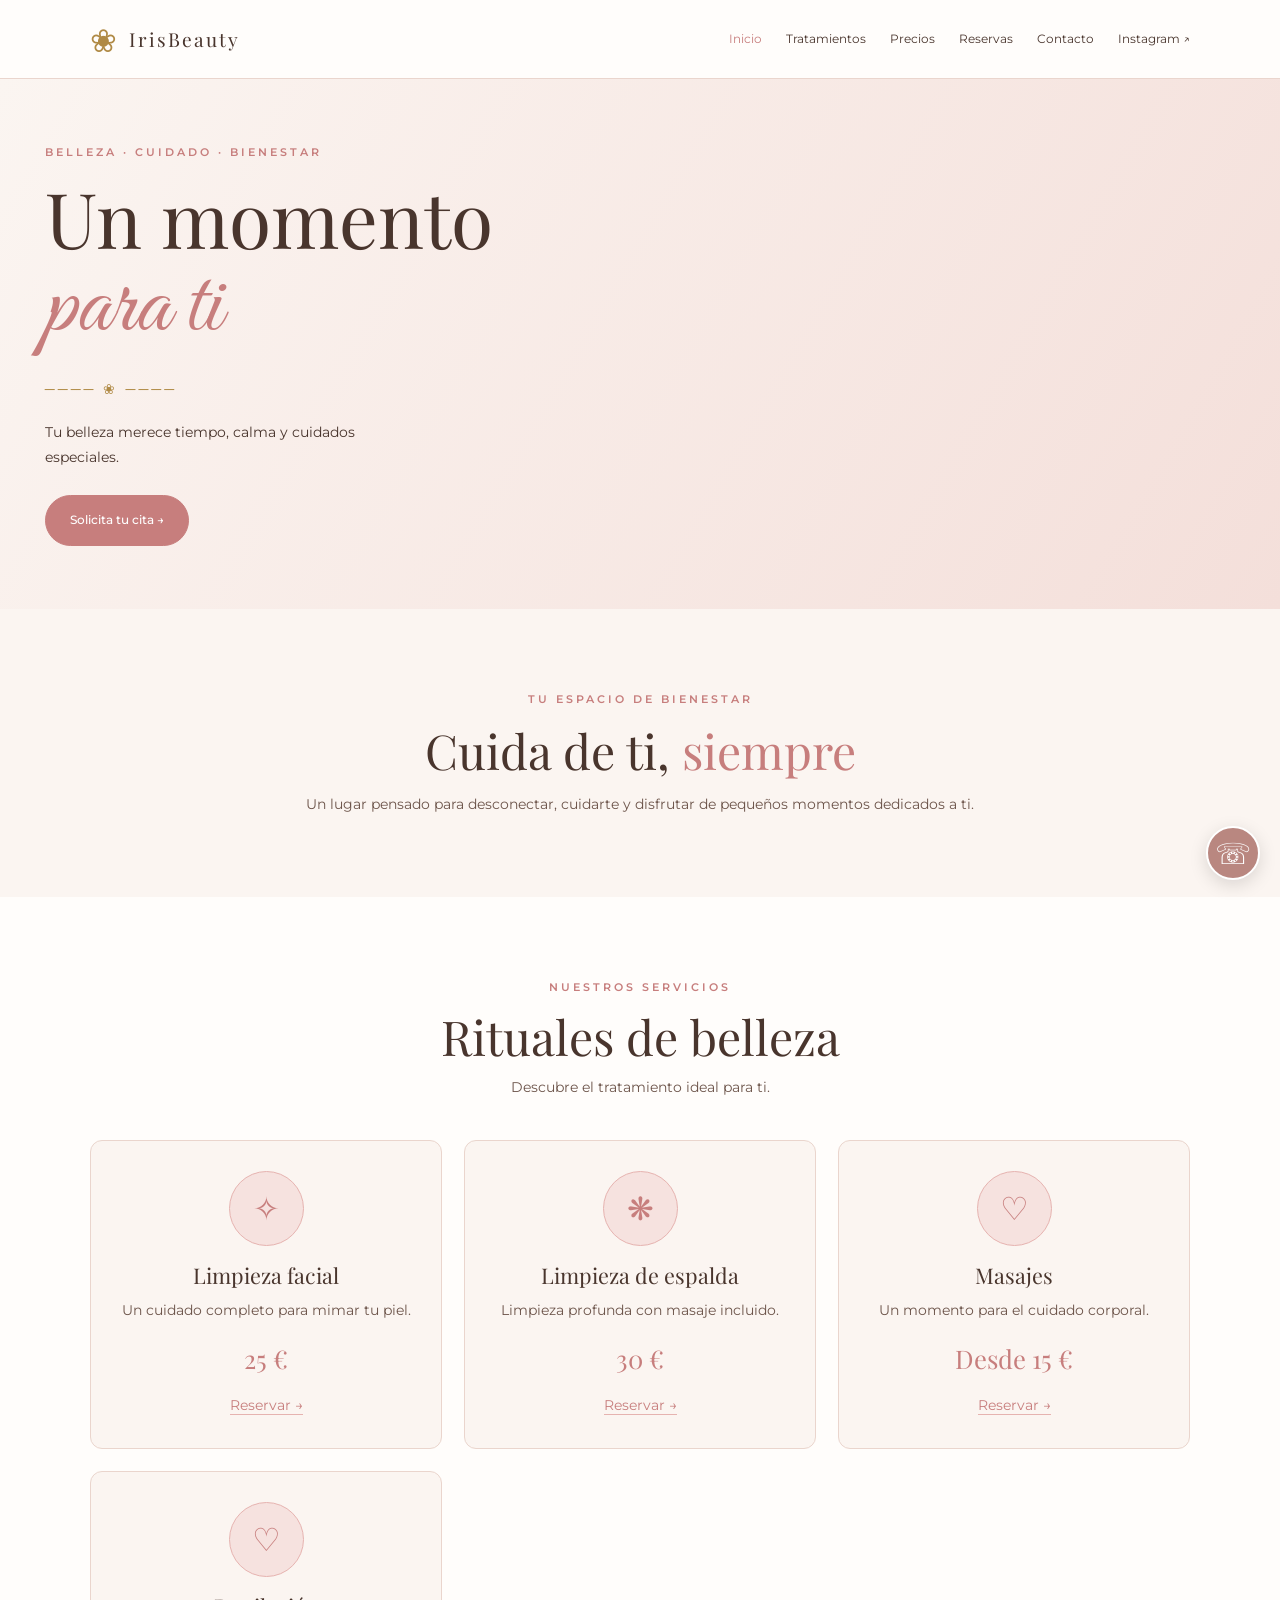
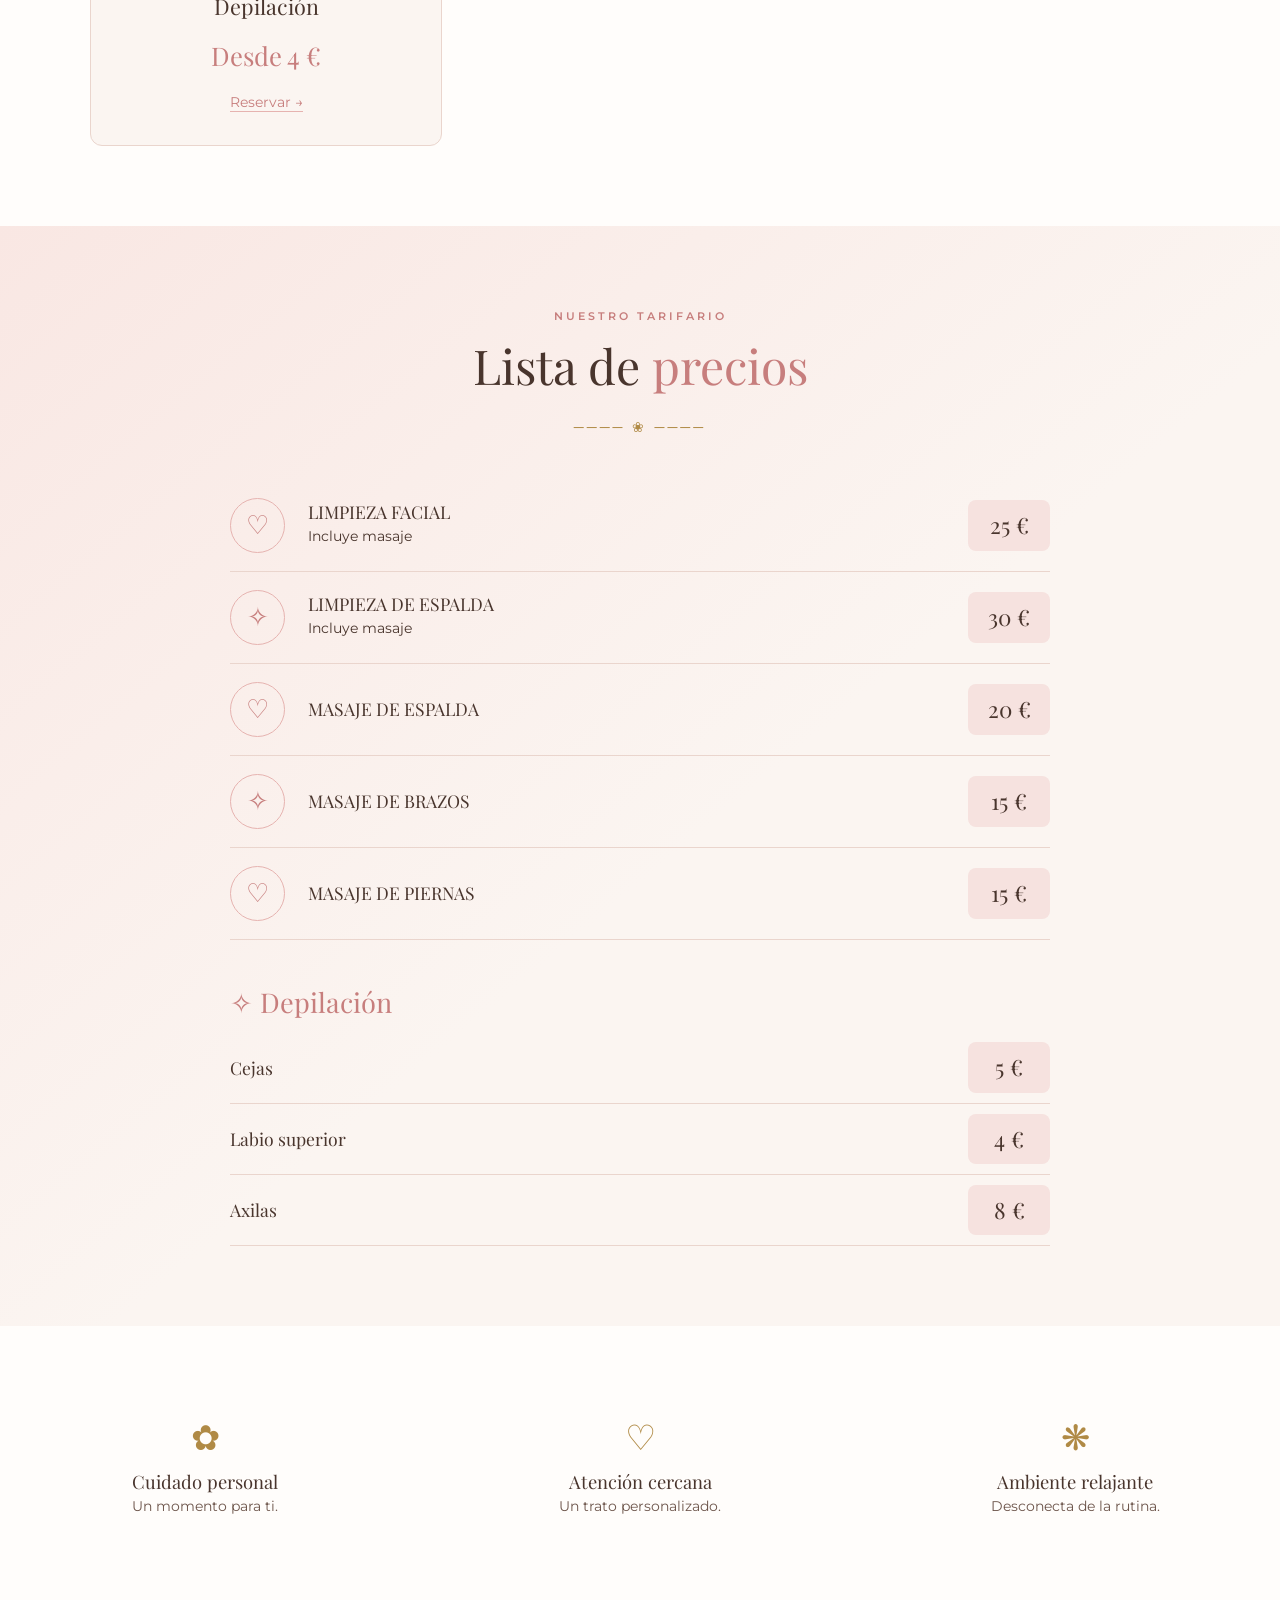
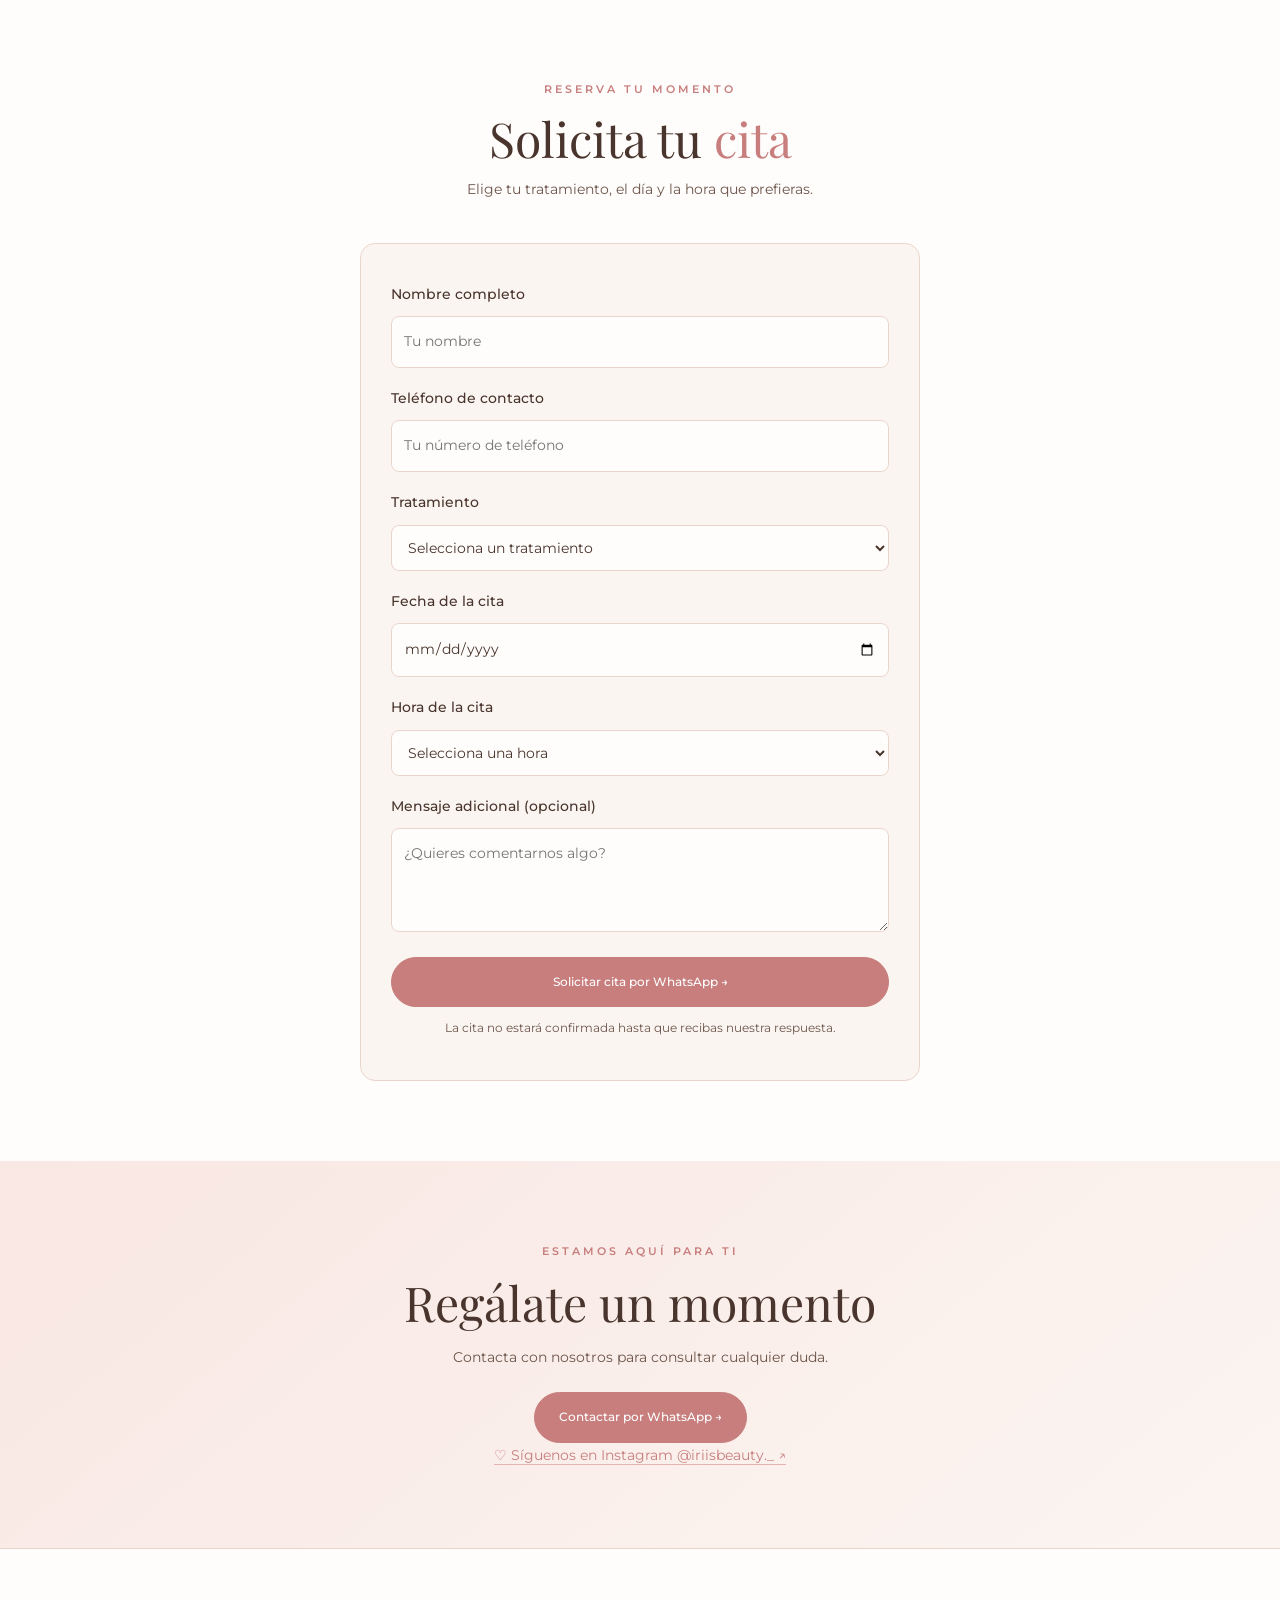
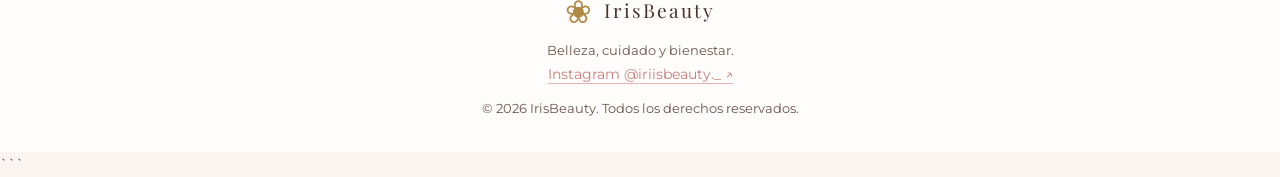
<file: index.html>
<!DOCTYPE html>
<html lang="es">
<head>
  <meta charset="UTF-8">
  <meta name="viewport" content="width=device-width, initial-scale=1">
  <meta name="theme-color" content="#fbf5f1">
  <meta name="description" content="Tratamientos faciales, masajes y depilación. Reserva tu cita de estética.">
  <title>IrisBeauty | Belleza y bienestar</title>

  <link rel="preconnect" href="https://fonts.googleapis.com">
  <link rel="preconnect" href="https://fonts.gstatic.com" crossorigin>
  <link href="https://fonts.googleapis.com/css2?family=Great+Vibes&family=Playfair+Display:wght@400;500;600&family=Montserrat:wght@300;400;500;600&display=swap" rel="stylesheet">
  <link rel="stylesheet" href="styles.css">
  <script src="script.js" defer></script>
</head>
<body>

<header class="header">
  <nav class="navbar container">
    <a href="#inicio" class="logo"><span>❀</span> IrisBeauty</a>

    <button class="menu-toggle"
      aria-label="Abrir menú"
      aria-expanded="false"
      aria-controls="nav-links">
      <span></span><span></span><span></span>
    </button>

    <ul class="nav-links" id="nav-links">
      <li><a href="#inicio">Inicio</a></li>
      <li><a href="#tratamientos">Tratamientos</a></li>
      <li><a href="#precios">Precios</a></li>
      <li><a href="#reservas">Reservas</a></li>
      <li><a href="#contacto">Contacto</a></li>
      <li>
        <a href="https://www.instagram.com/iriisbeauty/"
           target="_blank"
           rel="noopener noreferrer"
           aria-label="Visita nuestro Instagram">
          Instagram ↗
        </a>
      </li>
    </ul>
  </nav>
</header>

<main>
  <section class="hero" id="inicio">
    <div class="hero-content">
      <p class="eyebrow">BELLEZA · CUIDADO · BIENESTAR</p>
      <h1>Un momento<br><span>para ti</span></h1>
      <div class="ornament">──── ❀ ────</div>
      <p>Tu belleza merece tiempo, calma y cuidados especiales.</p>
      <a class="button" href="#reservas">Solicita tu cita →</a>
    </div>
    <div class="hero-image" role="img" aria-label="Tratamiento facial"></div>
  </section>

  <section class="intro section-padding">
    <p class="eyebrow">TU ESPACIO DE BIENESTAR</p>
    <h2>Cuida de ti, <span>siempre</span></h2>
    <p>Un lugar pensado para desconectar, cuidarte y disfrutar de pequeños momentos dedicados a ti.</p>
  </section>

  <section class="treatments section-padding" id="tratamientos">
    <div class="section-heading">
      <p class="eyebrow">NUESTROS SERVICIOS</p>
      <h2>Rituales de belleza</h2>
      <p>Descubre el tratamiento ideal para ti.</p>
    </div>

    <div class="treatment-grid container">
      <article class="treatment-card">
        <div class="treatment-icon">✧</div>
        <h3>Limpieza facial</h3>
        <p>Un cuidado completo para mimar tu piel.</p>
        <p class="card-price">25 €</p>
        <a class="text-link" href="#reservas">Reservar →</a>
      </article>
      <article class="treatment-card">
        <div class="treatment-icon">❋</div>
        <h3>Limpieza de espalda</h3>
        <p>Limpieza profunda con masaje incluido.</p>
        <p class="card-price">30 €</p>
        <a class="text-link" href="#reservas">Reservar →</a>
      </article>
      <article class="treatment-card">
        <div class="treatment-icon">♡</div>
        <h3>Masajes</h3>
        <p>Un momento para el cuidado corporal.</p>
        <p class="card-price">Desde 15 €</p>
        <a class="text-link" href="#reservas">Reservar →</a>
      </article>
        <article class="treatment-card">
        <div class="treatment-icon">♡</div>
        <h3>Depilación</h3>
        <p class="card-price">Desde 4 €</p>
        <a class="text-link" href="#reservas">Reservar →</a>
      </article>
    </div>
  </section>
  </section>

  <section class="prices section-padding" id="precios">
    <div class="section-heading">
      <p class="eyebrow">NUESTRO TARIFARIO</p>
      <h2>Lista de <span>precios</span></h2>
      <div class="ornament">──── ❀ ────</div>
    </div>

    <div class="price-list container">
      <div class="price-row">
        <div class="price-icon">♡</div>
        <div>
          <h3>Limpieza facial</h3>
          <p>Incluye masaje</p>
        </div>
        <span class="price-tag">25 €</span>
      </div>

      <div class="price-row">
        <div class="price-icon">✧</div>
        <div>
          <h3>Limpieza de espalda</h3>
          <p>Incluye masaje</p>
        </div>
        <span class="price-tag">30 €</span>
      </div>

      <div class="price-row">
        <div class="price-icon">♡</div>
        <div><h3>Masaje de espalda</h3></div>
        <span class="price-tag">20 €</span>
      </div>

      <div class="price-row">
        <div class="price-icon">✧</div>
        <div><h3>Masaje de brazos</h3></div>
        <span class="price-tag">15 €</span>
      </div>

      <div class="price-row">
        <div class="price-icon">♡</div>
        <div><h3>Masaje de piernas</h3></div>
        <span class="price-tag">15 €</span>
      </div>
    </div>

    <div class="depilation container">
      <h3 class="depilation-heading">✧ Depilación</h3>
      <div class="depilation-row">
        <span>Cejas</span><span class="price-tag">5 €</span>
      </div>
      <div class="depilation-row">
        <span>Labio superior</span><span class="price-tag">4 €</span>
      </div>
      <div class="depilation-row">
        <span>Axilas</span><span class="price-tag">8 €</span>
      </div>
    </div>
  </section>

  <section class="benefits section-padding">
    <article class="benefit">
      <span>✿</span>
      <h3>Cuidado personal</h3>
      <p>Un momento para ti.</p>
    </article>

    <article class="benefit">
      <span>♡</span>
      <h3>Atención cercana</h3>
      <p>Un trato personalizado.</p>
    </article>

    <article class="benefit">
      <span>❋</span>
      <h3>Ambiente relajante</h3>
      <p>Desconecta de la rutina.</p>
    </article>
  </section>

  <section class="booking section-padding" id="reservas">
    <div class="section-heading">
      <p class="eyebrow">RESERVA TU MOMENTO</p>
      <h2>Solicita tu <span>cita</span></h2>
      <p>Elige tu tratamiento, el día y la hora que prefieras.</p>
    </div>

    <form id="booking-form" class="booking-form">
      <label for="client-name">Nombre completo</label>
      <input
        id="client-name"
        name="nombre"
        type="text"
        autocomplete="name"
        placeholder="Tu nombre"
        required
      >

      <label for="client-phone">Teléfono de contacto</label>
      <input
        id="client-phone"
        name="telefono"
        type="tel"
        autocomplete="tel"
        placeholder="Tu número de teléfono"
        required
      >

      <label for="treatment">Tratamiento</label>
      <select id="treatment" name="tratamiento" required>
        <option value="">Selecciona un tratamiento</option>
        <option value="Limpieza facial — 25 €">Limpieza facial — 25 €</option>
        <option value="Limpieza de espalda — 30 €">Limpieza de espalda — 30 €</option>
        <option value="Masaje de espalda — 20 €">Masaje de espalda — 20 €</option>
        <option value="Masaje de brazos — 15 €">Masaje de brazos — 15 €</option>
        <option value="Masaje de piernas — 15 €">Masaje de piernas — 15 €</option>
        <option value="Depilación de cejas — 5 €">Depilación de cejas — 5 €</option>
        <option value="Depilación de labio superior — 4 €">Depilación de labio superior — 4 €</option>
        <option value="Depilación de axilas — 8 €">Depilación de axilas — 8 €</option>
      </select>

      <label for="appointment-date">Fecha de la cita</label>
      <input
        id="appointment-date"
        name="fecha"
        type="date"
        required
      >

      <label for="appointment-time">Hora de la cita</label>
      <select id="appointment-time" name="hora" required>
        <option value="">Selecciona una hora</option>
        <option value="09:00">09:00</option>
        <option value="10:00">10:00</option>
        <option value="11:00">11:00</option>
        <option value="12:00">12:00</option>
        <option value="13:00">13:00</option>
        <option value="15:00">15:00</option>
        <option value="16:00">16:00</option>
        <option value="17:00">17:00</option>
        <option value="18:00">18:00</option>
        <option value="19:00">19:00</option>
      </select>

      <label for="booking-notes">Mensaje adicional (opcional)</label>
      <textarea
        id="booking-notes"
        name="notas"
        rows="3"
        placeholder="¿Quieres comentarnos algo?"
      ></textarea>

      <button class="button submit-button" type="submit">
        Solicitar cita por WhatsApp →
      </button>

      <p class="booking-notice">
        La cita no estará confirmada hasta que recibas nuestra respuesta.
      </p>

      <p id="booking-error" class="booking-error" role="alert"></p>
    </form>
  </section>

  <section class="contact section-padding" id="contacto">
    <p class="eyebrow">ESTAMOS AQUÍ PARA TI</p>
    <h2>Regálate un momento</h2>
    <p>Contacta con nosotros para consultar cualquier duda.</p>

    <a
      class="button"
      href="https://wa.me/34682769033"
      target="_blank"
      rel="noopener noreferrer"
    >
      Contactar por WhatsApp →
    </a>
    </br>
    <a
      class="text-link"
      href="https://www.instagram.com/iriisbeauty._/"
      target="_blank"
      rel="noopener noreferrer"
      aria-label="Síguenos en Instagram"
    >
      ♡ Síguenos en Instagram @iriisbeauty._ ↗
    </a>
  </section>
</main>

<footer class="footer">
  <a href="#inicio" class="logo"><span>❀</span> IrisBeauty</a>
  <p>Belleza, cuidado y bienestar.</p>

  <a
    class="text-link"
    href="https://www.instagram.com/iriisbeauty._/"
    target="_blank"
    rel="noopener noreferrer"
  >
    Instagram @iriisbeauty._ ↗
  </a>

  <p class="copyright">
    © <span id="year"></span> IrisBeauty. Todos los derechos reservados.
  </p>
</footer>

<a
  class="whatsapp-float"
  href="https://wa.me/34682769033"
  target="_blank"
  rel="noopener noreferrer"
  aria-label="Contactar por WhatsApp"
>☏</a>

</body>
</html>
```
</file>
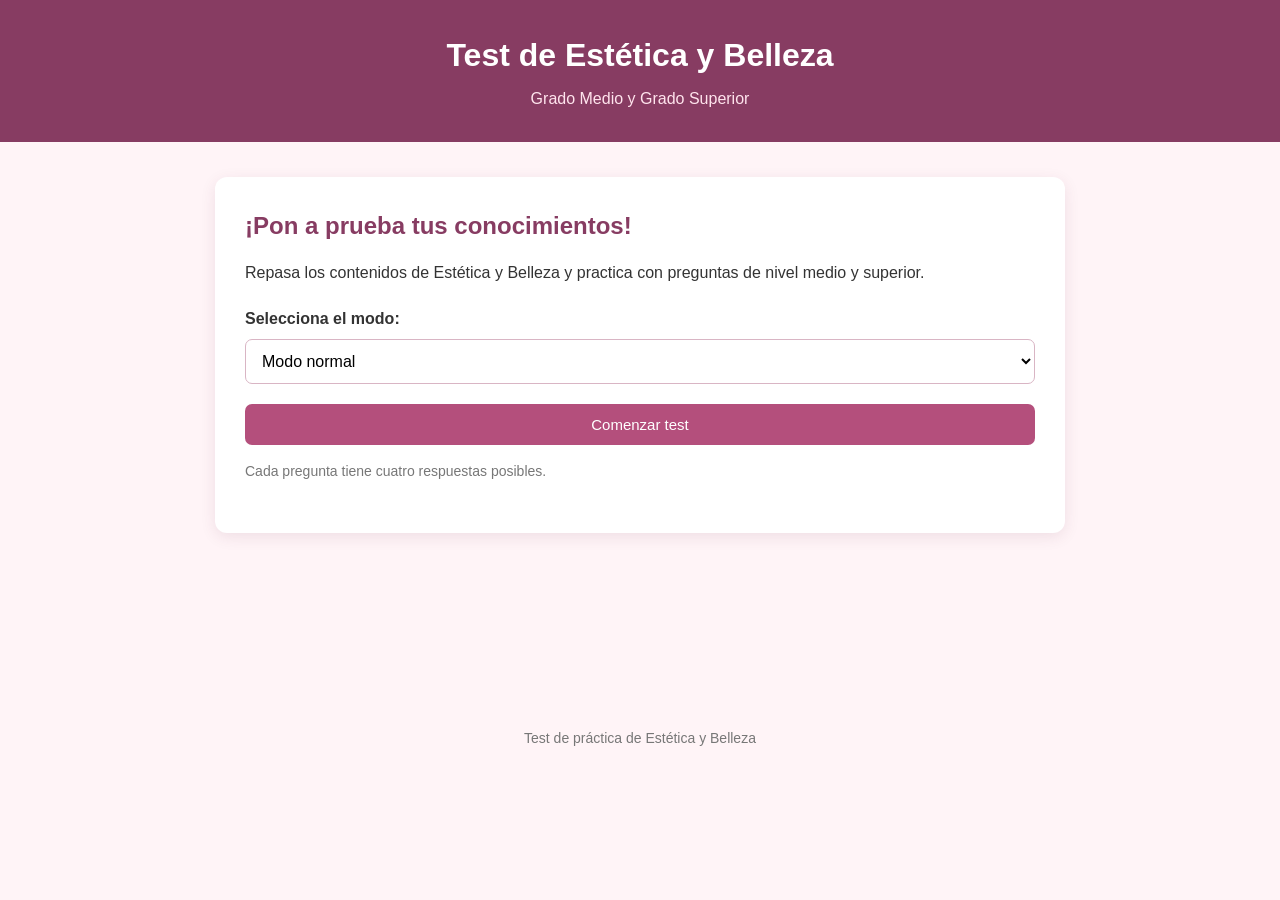
<file: test_estetica/index.html>
<!DOCTYPE html>
<html lang="es">
<head>
    <meta charset="UTF-8">
    <meta name="viewport" content="width=device-width, initial-scale=1.0">
    <title>Test de Estética y Belleza</title>
    <link rel="stylesheet" href="style.css">
    <script src="unidad_1.js" defer></script>
</head>
<body>
    <header>
        <h1>Test de Estética y Belleza</h1>
        <p>Grado Medio y Grado Superior</p>
    </header>

    <main class="contenedor">
        <section id="inicio" class="panel">
            <h2>¡Pon a prueba tus conocimientos!</h2>
            <p>
                Repasa los contenidos de Estética y Belleza y practica
                con preguntas de nivel medio y superior.
            </p>

            <label for="modo">Selecciona el modo:</label>
            <select id="modo">
                <option value="normal">Modo normal</option>
                <option value="aleatorio">Modo aleatorio</option>
            </select>

            <button id="empezar">Comenzar test</button>
            <p class="informacion">
                Cada pregunta tiene cuatro respuestas posibles.
            </p>
        </section>

        <section id="zona-test" class="panel oculto">
            <div class="estadisticas">
                <span id="contador"></span>
                <span id="aciertos">Aciertos: 0</span>
            </div>

            <div class="barra-fondo">
                <div id="progreso"></div>
            </div>

            <p id="categoria" class="categoria"></p>
            <h2 id="pregunta"></h2>

            <div id="respuestas" class="respuestas"></div>

            <p id="explicacion" class="explicacion oculto"></p>

            <div class="botones">
                <button id="anterior" class="secundario">Anterior</button>
                <button id="siguiente">Siguiente</button>
            </div>

            <button id="reiniciar" class="reiniciar">Reiniciar test</button>
        </section>

        <section id="resultado" class="panel oculto">
            <h2>¡Test finalizado!</h2>
            <p id="nota" class="nota"></p>
            <p id="resumen"></p>
            <div id="revision"></div>
            <button id="volver">Volver a empezar</button>
        </section>
    </main>

    <footer>
        <p>Test de práctica de Estética y Belleza</p>
    </footer>
</body>
</html>
</file>
<file: styles.css>
:root {
  --cream: #fbf5f1;
  --white: #fffdfb;
  --pink: #e6b3b0;
  --pink-light: #f6e2df;
  --pink-dark: #c77e7d;
  --gold: #b08a45;
  --brown: #49352d;
  --text: #6d554b;
  --border: #ead5cd;
}

* {
  box-sizing: border-box;
  margin: 0;
  padding: 0;
}

html {
  scroll-behavior: smooth;
  scroll-padding-top: 85px;
}

body {
  background: var(--cream);
  color: var(--brown);
  font-family: "Montserrat", Arial, sans-serif;
  font-size: 14px;
  line-height: 1.8;
}

a {
  color: inherit;
  text-decoration: none;
}

button, input, select, textarea {
  font: inherit;
}

.container {
  width: min(1100px, 90%);
  margin-inline: auto;
}

.section-padding {
  padding: 80px 0;
}

h1, h2, h3 {
  font-family: "Playfair Display", Georgia, serif;
  font-weight: 400;
  line-height: 1.3;
}

h2 {
  font-size: clamp(2rem, 4vw, 3rem);
}

h2 span {
  color: var(--pink-dark);
}

.eyebrow {
  color: var(--pink-dark);
  font-size: .7rem;
  font-weight: 600;
  letter-spacing: 3px;
}

.header {
  position: sticky;
  top: 0;
  z-index: 100;
  background: rgba(255,253,251,.97);
  border-bottom: 1px solid var(--border);
  backdrop-filter: blur(10px);
}

.navbar {
  min-height: 78px;
  display: flex;
  align-items: center;
  justify-content: space-between;
  gap: 20px;
}

.logo {
  display: inline-flex;
  align-items: center;
  gap: 10px;
  font-family: "Playfair Display", Georgia, serif;
  font-size: 1.2rem;
  letter-spacing: 2px;
  white-space: nowrap;
}

.logo span {
  color: var(--gold);
  font-size: 2rem;
}

.nav-links {
  display: flex;
  gap: 24px;
  list-style: none;
}

.nav-links a {
  font-size: .78rem;
  transition: color .2s;
}

.nav-links a:hover,
.nav-links a.active {
  color: var(--pink-dark);
}

.menu-toggle {
  display: none;
  width: 42px;
  height: 42px;
  border: 1px solid var(--border);
  border-radius: 50%;
  background: var(--white);
  cursor: pointer;
  align-items: center;
  justify-content: center;
  flex-direction: column;
  gap: 5px;
}

.menu-toggle span {
  width: 18px;
  height: 2px;
  background: var(--brown);
}

.hero {
  display: grid;
  grid-template-columns: 1fr 1fr;
  min-height: 530px;
  background: linear-gradient(120deg, #fbf5f1, #f4dfda);
}

.hero-content {
  align-self: center;
  padding: 60px 7%;
}

.hero h1 {
  margin: 15px 0;
  font-size: clamp(3.2rem, 6vw, 5rem);
  line-height: 1.05;
}

.hero h1 span {
  color: var(--pink-dark);
  font-family: "Great Vibes", cursive;
  font-size: 1.25em;
}

.hero-content > p:not(.eyebrow) {
  max-width: 360px;
  margin-bottom: 25px;
}

.ornament {
  margin: 18px 0;
  color: var(--gold);
  letter-spacing: 3px;
}

.hero-image {
  min-height: 530px;
  background: url("https://images.unsplash.com/photo-1570172619644-dfd03ed5d881?auto=format&fit=crop&w=1200&q=85") center / cover no-repeat;
}

.button {
  display: inline-flex;
  justify-content: center;
  align-items: center;
  gap: 10px;
  padding: 13px 24px;
  border: 1px solid var(--pink-dark);
  border-radius: 40px;
  background: var(--pink-dark);
  color: white;
  font-size: .78rem;
  font-weight: 500;
  cursor: pointer;
  transition: .25s;
}

.button:hover {
  background: var(--brown);
  border-color: var(--brown);
  transform: translateY(-2px);
}

.intro {
  max-width: 760px;
  margin: auto;
  padding-inline: 25px;
  text-align: center;
}

.intro h2 {
  margin: 10px 0;
}

.intro > p:last-child,
.section-heading > p:last-child {
  color: var(--text);
}

.treatments {
  background: var(--white);
}

.section-heading {
  margin-bottom: 40px;
  padding-inline: 20px;
  text-align: center;
}

.section-heading h2 {
  margin: 8px 0;
}

.treatment-grid {
  display: grid;
  grid-template-columns: repeat(3, 1fr);
  gap: 22px;
}

.treatment-card {
  padding: 30px 22px;
  border: 1px solid var(--border);
  border-radius: 12px;
  background: var(--cream);
  text-align: center;
  transition: .25s;
}

.treatment-card:hover {
  transform: translateY(-5px);
  box-shadow: 0 10px 25px #49352d12;
}

.treatment-icon {
  display: grid;
  place-items: center;
  width: 75px;
  height: 75px;
  margin: 0 auto 15px;
  border: 1px solid var(--pink);
  border-radius: 50%;
  background: var(--pink-light);
  color: var(--pink-dark);
  font-size: 2rem;
}

.treatment-card h3 {
  font-size: 1.35rem;
}

.treatment-card > p:not(.card-price) {
  margin-top: 8px;
  color: var(--text);
}

.card-price {
  margin: 12px 0;
  color: var(--pink-dark);
  font-family: "Playfair Display", serif;
  font-size: 1.6rem;
}

.text-link {
  color: var(--pink-dark);
  border-bottom: 1px solid var(--pink);
}

.prices {
  background: linear-gradient(140deg, #f9e7e3, var(--cream) 55%);
}

.price-list,
.depilation,
.included-box {
  max-width: 820px;
}

.price-row {
  display: grid;
  grid-template-columns: 60px 1fr auto;
  align-items: center;
  gap: 18px;
  padding: 18px 0;
  border-bottom: 1px solid var(--border);
}

.price-icon {
  display: grid;
  place-items: center;
  width: 55px;
  height: 55px;
  border: 1px solid var(--pink);
  border-radius: 50%;
  color: var(--pink-dark);
  font-size: 1.6rem;
}

.price-info h3,
.price-row h3 {
  font-size: 1.1rem;
  text-transform: uppercase;
}

.price-info p {
  color: var(--pink-dark);
}

.price-tag {
  min-width: 82px;
  padding: 5px 12px;
  border-radius: 8px;
  background: var(--pink-light);
  font-family: "Playfair Display", serif;
  font-size: 1.4rem;
  text-align: center;
  white-space: nowrap;
}

.depilation {
  margin-top: 45px;
}

.depilation-heading {
  margin-bottom: 12px;
  color: var(--pink-dark);
  font-size: 1.7rem;
}

.depilation-row {
  display: flex;
  justify-content: space-between;
  align-items: center;
  gap: 15px;
  padding: 10px 0;
  border-bottom: 1px solid var(--border);
  font-family: "Playfair Display", serif;
  font-size: 1.1rem;
}

.included-box {
  position: relative;
  margin-top: 55px;
  padding: 35px 25px;
  border: 1px solid var(--pink-dark);
  border-radius: 14px;
  text-align: center;
}

.heart {
  display: block;
  margin-bottom: 8px;
  color: var(--pink-dark);
  font-size: 1.8rem;
}

.included-box h3 {
  margin-bottom: 12px;
  color: var(--pink-dark);
  text-transform: uppercase;
}

.included-box p {
  color: var(--text);
}

.benefits {
  display: grid;
  grid-template-columns: repeat(3, 1fr);
  gap: 25px;
  background: var(--white);
  text-align: center;
}

.benefit > span {
  color: var(--gold);
  font-size: 2.2rem;
}

.benefit h3 {
  font-size: 1.15rem;
}

.benefit p {
  color: var(--text);
}

.booking {
  padding-inline: 20px;
  background: var(--white);
}

.booking-form {
  display: flex;
  flex-direction: column;
  gap: 10px;
  width: min(100%, 560px);
  margin: auto;
  padding: 30px;
  border: 1px solid var(--border);
  border-radius: 15px;
  background: var(--cream);
}

.booking-form label {
  margin-top: 8px;
  font-size: .85rem;
  font-weight: 500;
}

.booking-form input,
.booking-form select,
.booking-form textarea {
  width: 100%;
  min-height: 46px;
  padding: 12px;
  border: 1px solid var(--border);
  border-radius: 8px;
  background: var(--white);
  color: var(--brown);
  font: inherit;
  font-size: .9rem;
}

.booking-form input:focus,
.booking-form select:focus,
.booking-form textarea:focus {
  outline: 2px solid var(--pink);
  outline-offset: 2px;
}

.booking-form textarea {
  resize: vertical;
}

.booking-form .submit-button {
  margin-top: 15px;
}

.booking-notice {
  color: var(--text);
  font-size: .78rem;
  text-align: center;
}

.booking-error {
  color: #a33b36;
  font-size: .85rem;
}

.contact {
  padding-inline: 20px;
  background: linear-gradient(140deg, #f9e7e3, var(--cream));
  text-align: center;
}

.contact h2 {
  margin: 10px 0;
}

.contact > p:not(.eyebrow) {
  margin: 12px 0 22px;
  color: var(--text);
}

.phone {
  font-family: "Playfair Display", serif;
  font-size: 1.4rem;
}

.footer {
  padding: 32px 20px;
  border-top: 1px solid var(--border);
  background: var(--white);
  text-align: center;
}

.footer > p {
  color: var(--text);
  font-size: .8rem;
}

.copyright {
  margin-top: 10px;
}

.whatsapp-float {
  position: fixed;
  right: 20px;
  bottom: 20px;
  z-index: 90;
  display: grid;
  place-items: center;
  width: 54px;
  height: 54px;
  border: 2px solid white;
  border-radius: 50%;
  background: #b98780;
  color: white;
  box-shadow: 0 5px 18px #0002;
  font-size: 1.8rem;
}

@media (max-width: 850px) {
  .nav-links {
    gap: 12px;
  }

  .hero-content {
    padding: 40px 5%;
  }

  .treatment-grid {
    gap: 12px;
  }

  .treatment-card {
    padding: 24px 14px;
  }
}

@media (max-width: 680px) {
  .section-padding {
    padding: 60px 0;
  }

  .navbar {
    min-height: 70px;
  }

  .menu-toggle {
    display: flex;
  }

  .nav-links {
    position: absolute;
    top: 100%;
    left: 0;
    right: 0;
    display: flex;
    flex-direction: column;
    gap: 0;
    padding: 10px 5% 15px;
    background: var(--white);
    border-bottom: 1px solid var(--border);
    box-shadow: 0 10px 18px #49352d0d;
    visibility: hidden;
    opacity: 0;
    transform: translateY(-8px);
    transition: .2s;
  }

  .nav-links.open {
    visibility: visible;
    opacity: 1;
    transform: translateY(0);
  }

  .nav-links a {
    display: block;
    padding: 9px 0;
  }

  .hero {
    display: flex;
    flex-direction: column;
  }

  .hero-image {
    order: 1;
    min-height: 280px;
    width: 100%;
  }

  .hero-content {
    order: 2;
    padding: 40px 7%;
    text-align: center;
  }

  .hero-content > p:not(.eyebrow) {
    margin-inline: auto;
  }

  .hero h1 {
    font-size: clamp(3.2rem, 13vw, 4.5rem);
  }

  .treatment-grid,
  .benefits {
    grid-template-columns: 1fr;
  }

  .treatment-grid {
    max-width: 410px;
  }

  .price-row {
    grid-template-columns: 45px minmax(0, 1fr) auto;
    gap: 10px;
  }

  .price-icon {
    width: 42px;
    height: 42px;
    font-size: 1.2rem;
  }

  .price-row h3 {
    font-size: .83rem;
    line-height: 1.4;
  }

  .price-tag {
    min-width: 65px;
    padding: 5px 7px;
    font-size: 1.15rem;
  }

  .booking-form {
    padding: 22px 16px;
  }

  .whatsapp-float {
    width: 48px;
    height: 48px;
    right: 14px;
    bottom: 14px;
  }
}

@media (prefers-reduced-motion: reduce) {
  html {
    scroll-behavior: auto;
  }

  *, *::before, *::after {
    animation-duration: .01ms !important;
    transition-duration: .01ms !important;
  }
}
</file>
<file: test_estetica/style.css>
* {
    box-sizing: border-box;
    margin: 0;
    padding: 0;
}

body {
    font-family: Arial, Helvetica, sans-serif;
    background: #fff4f7;
    color: #333;
    line-height: 1.6;
}

header {
    background: #873c62;
    color: white;
    text-align: center;
    padding: 30px 15px;
}

header h1 {
    margin-bottom: 5px;
}

header p {
    color: #ffe4ed;
}

.contenedor {
    width: 90%;
    max-width: 850px;
    margin: 35px auto;
    min-height: 55vh;
}

.panel {
    background: white;
    padding: 30px;
    border-radius: 12px;
    box-shadow: 0 4px 15px rgba(100, 40, 65, 0.10);
}

.panel h2 {
    margin-bottom: 15px;
    color: #873c62;
}

#inicio p {
    margin-bottom: 20px;
}

label {
    display: block;
    margin-bottom: 8px;
    font-weight: bold;
}

select {
    display: block;
    width: 100%;
    padding: 12px;
    margin-bottom: 20px;
    border: 1px solid #d9b5c4;
    border-radius: 7px;
    background: white;
    font-size: 16px;
}

button {
    border: none;
    border-radius: 7px;
    padding: 12px 18px;
    background: #b44f7c;
    color: white;
    font-size: 15px;
    cursor: pointer;
    transition: background 0.2s;
}

button:hover {
    background: #873c62;
}

button:disabled {
    opacity: 0.45;
    cursor: not-allowed;
}

button:disabled:hover {
    background: #b44f7c;
}

#empezar,
#volver {
    width: 100%;
}

.informacion {
    color: #777;
    font-size: 14px;
    margin-top: 15px;
}

.oculto {
    display: none !important;
}

.estadisticas {
    display: flex;
    justify-content: space-between;
    gap: 12px;
    flex-wrap: wrap;
    font-weight: bold;
    margin-bottom: 12px;
}

.barra-fondo {
    width: 100%;
    height: 10px;
    background: #f2dce5;
    border-radius: 10px;
    overflow: hidden;
    margin-bottom: 25px;
}

#progreso {
    height: 100%;
    width: 0;
    background: #b44f7c;
    transition: width 0.3s;
}

.categoria {
    display: inline-block;
    background: #fce7f0;
    color: #873c62;
    padding: 5px 10px;
    border-radius: 20px;
    font-size: 13px;
    margin-bottom: 12px;
}

#pregunta {
    font-size: 22px;
    line-height: 1.4;
    margin-bottom: 22px;
}

.respuestas {
    display: flex;
    flex-direction: column;
    gap: 12px;
}

.respuesta {
    width: 100%;
    text-align: left;
    background: white;
    color: #333;
    border: 2px solid #e4d5dc;
    padding: 14px;
    line-height: 1.5;
}

.respuesta:hover:not(:disabled) {
    background: #fff0f6;
    border-color: #b44f7c;
}

.respuesta.correcta {
    background: #dcfce7;
    border-color: #16a34a;
    color: #166534;
}

.respuesta.incorrecta {
    background: #fee2e2;
    border-color: #dc2626;
    color: #991b1b;
}

.respuesta:disabled {
    opacity: 1;
    cursor: default;
}

.explicacion {
    background: #fff4f7;
    border-left: 4px solid #b44f7c;
    padding: 12px;
    margin-top: 18px;
    border-radius: 4px;
}

.botones {
    display: flex;
    justify-content: space-between;
    gap: 12px;
    margin-top: 25px;
}

.secundario {
    background: #777;
}

.secundario:hover {
    background: #555;
}

.reiniciar {
    background: #a83250;
    margin-top: 15px;
    width: 100%;
}

.reiniciar:hover {
    background: #80223b;
}

.nota {
    font-size: 32px;
    font-weight: bold;
    color: #873c62;
    margin: 20px 0;
}

#resumen {
    margin-bottom: 20px;
}

.revision-item {
    padding: 15px;
    margin: 12px 0;
    border-radius: 7px;
    background: #fff4f7;
    overflow-wrap: anywhere;
}

.revision-item p {
    margin-top: 6px;
}

.revision-bien {
    border-left: 4px solid #16a34a;
}

.revision-mal {
    border-left: 4px solid #dc2626;
}

footer {
    text-align: center;
    padding: 20px;
    color: #777;
    font-size: 14px;
}

@media (max-width: 600px) {
    .contenedor {
        width: 94%;
        margin: 20px auto;
    }

    .panel {
        padding: 20px;
    }

    header h1 {
        font-size: 25px;
    }

    #pregunta {
        font-size: 19px;
    }

    .botones button {
        flex: 1;
        padding: 12px 8px;
    }
}
</file>
